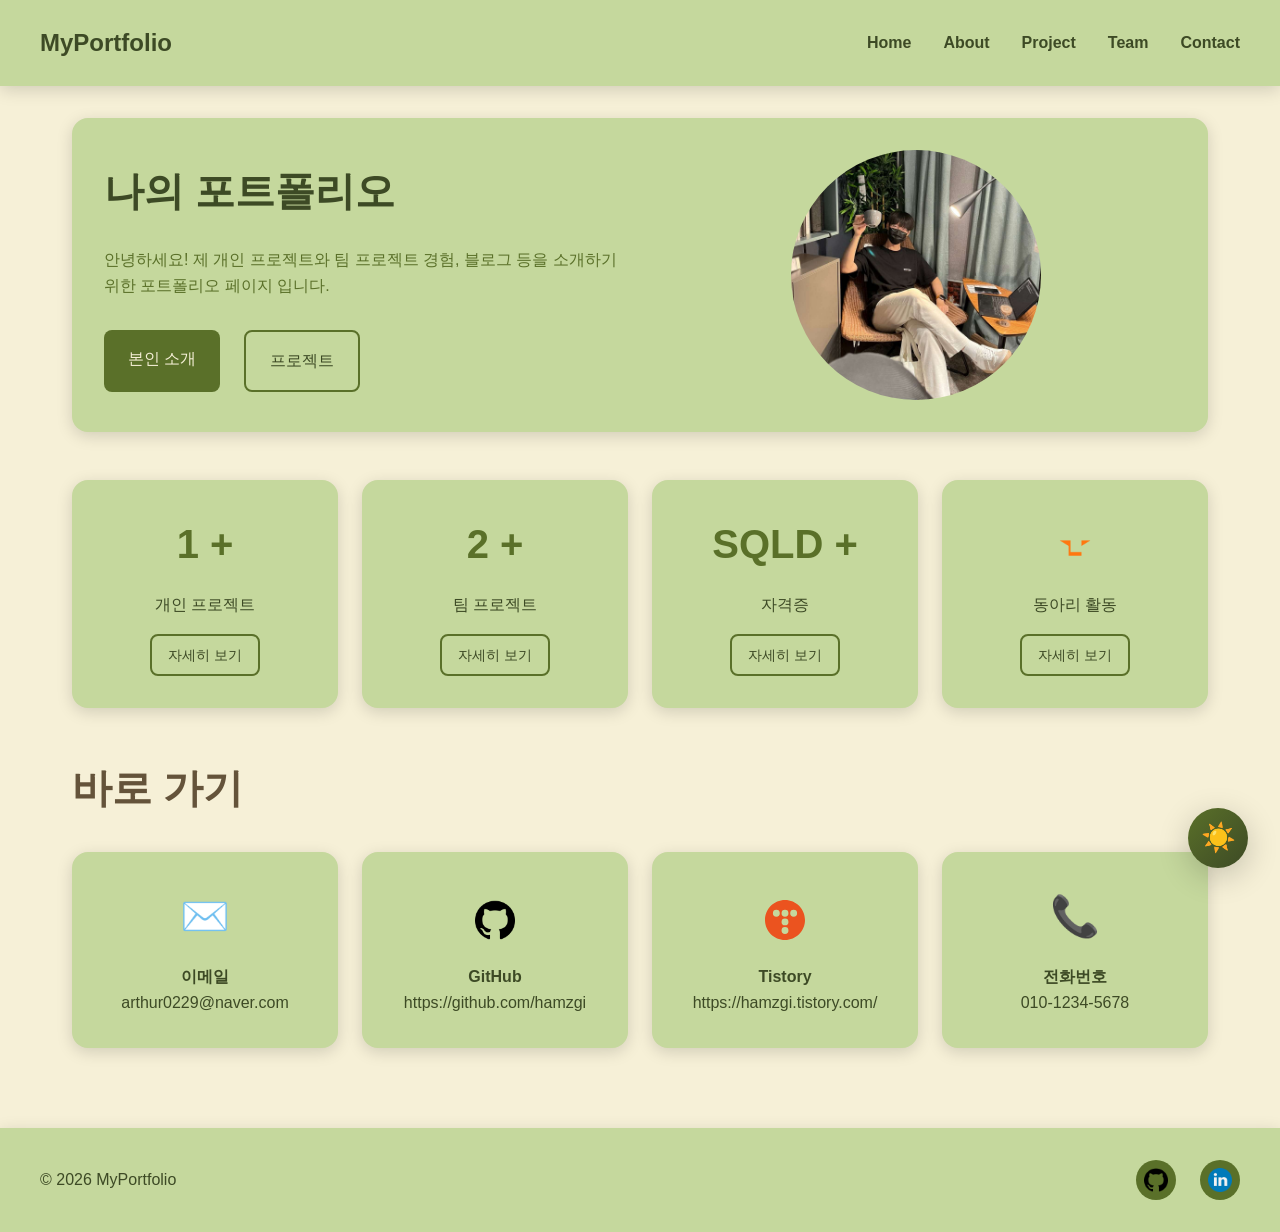
<file: index.html>
<!DOCTYPE html>
<html lang="ko">

<head>
  <meta charset="UTF-8">
  <meta name="viewport" content="width=device-width, initial-scale=1.0">
  <title>My Portfolio - Home</title>
  <link rel="stylesheet" href="style.css">
</head>

<body>
  <!-- Dark Mode Toggle (Checkbox Hack) -->
  <input type="checkbox" id="darkModeToggle">

  <!-- Floating Mode Toggle Button -->
  <label for="darkModeToggle" class="floating-toggle"></label>

  <!-- Navigation Bar -->
  <nav class="navbar">
    <div class="navbar-container">
      <a href="index.html" class="navbar-logo">MyPortfolio</a>
      <ul class="navbar-menu">
        <li><a href="index.html">Home</a></li>
        <li><a href="about.html">About</a></li>
        <li><a href="project.html">Project</a></li>
        <li><a href="team.html">Team</a></li>
        <li><a href="contact.html">Contact</a></li>
      </ul>
    </div>
  </nav>

  <!-- Main Content -->
  <main class="container">
    <!-- Hero Card -->
    <div class="card hero-card">
      <div class="hero-content">
        <h1 class="title">나의 포트폴리오</h1>
        <p>안녕하세요! 제 개인 프로젝트와 팀 프로젝트 경험, 블로그 등을 소개하기 위한 포트폴리오 페이지 입니다.</p>
        <div class="hero-buttons">
          <a href="about.html" class="btn btn-primary">본인 소개</a>
          <a href="project.html" class="btn btn-secondary">프로젝트</a>
        </div>
      </div>
      <div class="hero-avatar">
        <img src="img/itsme.jpg" alt="프로필 사진">
      </div>
    </div>

    <!-- Statistics Section -->
    <div class="stats-grid">
      <div class="stat-card">
        <div class="stat-number">1 +</div>
        <div class="stat-label mb-sm">개인 프로젝트</div>
        <a href="project.html" class="btn btn-secondary btn-small">자세히 보기</a>
      </div>
      <div class="stat-card">
        <div class="stat-number">2 +</div>
        <div class="stat-label mb-sm">팀 프로젝트</div>
        <a href="team.html" class="btn btn-secondary btn-small">자세히 보기</a>
      </div>
      <div class="stat-card">
        <div class="stat-number">SQLD +</div>
        <div class="stat-label mb-sm">자격증</div>
        <a href="about.html#certificates" class="btn btn-secondary btn-small">자세히 보기</a>
      </div>
      <div class="stat-card">
        <div class="stat-number">
          <img src="img/likelion.png" alt="멋쟁이사자처럼" style="height: 36px; object-fit: contain; vertical-align: middle;">
        </div>
        <div class="stat-label mb-sm">동아리 활동</div>
        <a href="about.html#clubs" class="btn btn-secondary btn-small">자세히 보기</a>
      </div>
    </div>

    <!-- Quick Links Section -->
    <h2 class="section-title">바로 가기</h2>
    <div class="quick-links">
      <a href="mailto:your-email@example.com" class="quick-link-card">
        <div class="quick-link-icon">✉️</div>
        <div class="quick-link-label">이메일</div>
        <p>arthur0229@naver.com</p>
      </a>
      <a href="https://github.com/hamzgi" target="_blank" class="quick-link-card">
        <div class="quick-link-icon">
          <img src="img/github.png" alt="GitHub" class="icon-img-md">
        </div>
        <div class="quick-link-label">GitHub</div>
        <p>https://github.com/hamzgi</p>
      </a>
      <a href="https://hamzgi.tistory.com/" target="_blank" class="quick-link-card">
        <div class="quick-link-icon">
          <img src="img/tistory.svg" alt="Tistory" class="icon-img-md">
        </div>
        <div class="quick-link-label">Tistory</div>
        <p>https://hamzgi.tistory.com/</p>
      </a>
      <a href="tel:+82123456789" class="quick-link-card">
        <div class="quick-link-icon">📞</div>
        <div class="quick-link-label">전화번호</div>
        <p>010-1234-5678</p>
      </a>
    </div>
  </main>

  <!-- Footer -->
  <footer>
    <div class="footer-container">
      <div class="footer-left">© 2026 MyPortfolio</div>
      <div class="footer-right">
        <a href="https://github.com/hamzgi" target="_blank" class="icon-button"><img src="img/github.png"
            alt="GitHub"></a>
        <a href="https://www.linkedin.com/in/%ED%98%95%EC%A7%84-%EB%B0%95-b14102368/" target="_blank"
          class="icon-button"><img src="img/linkedin.png" alt="LinkedIn"></a>
      </div>
    </div>
  </footer>

  <!-- Dark Mode Persistence Script -->
  <script src="script.js"></script>
</body>

</html>
</file>
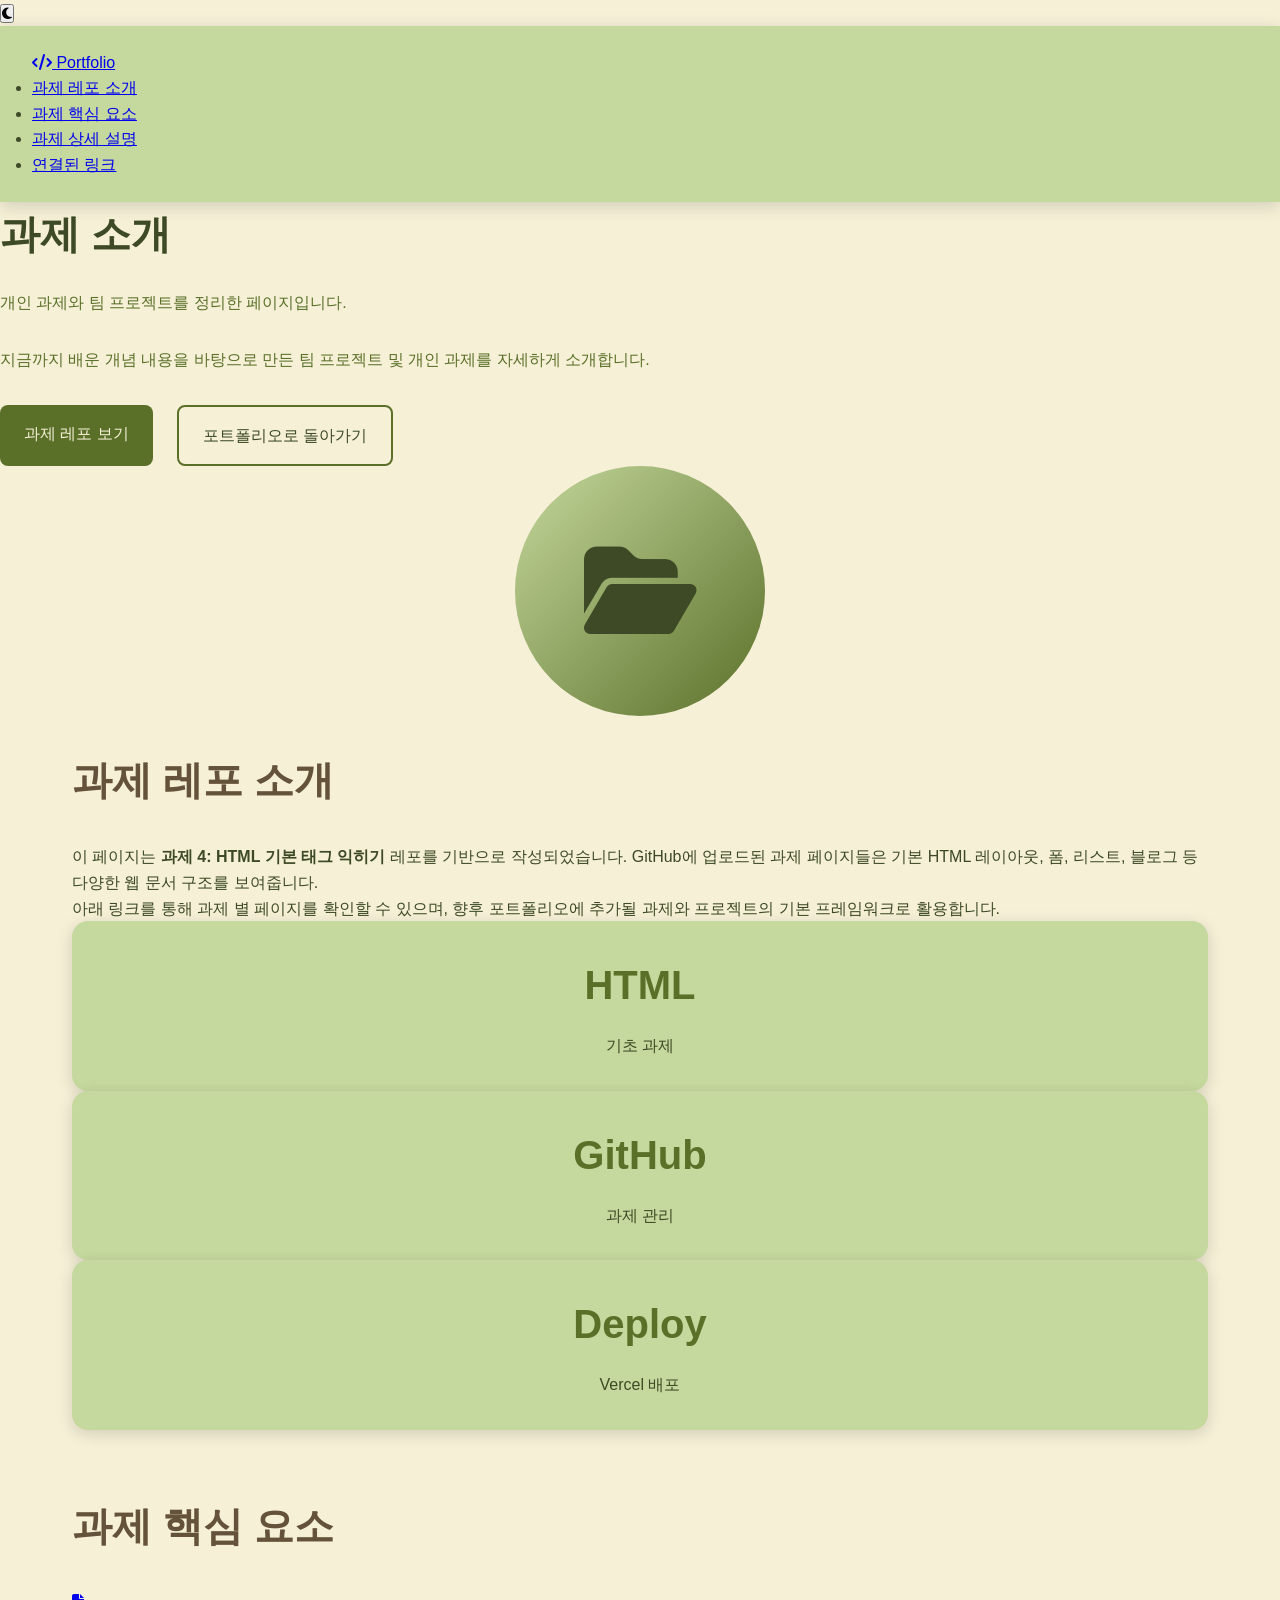
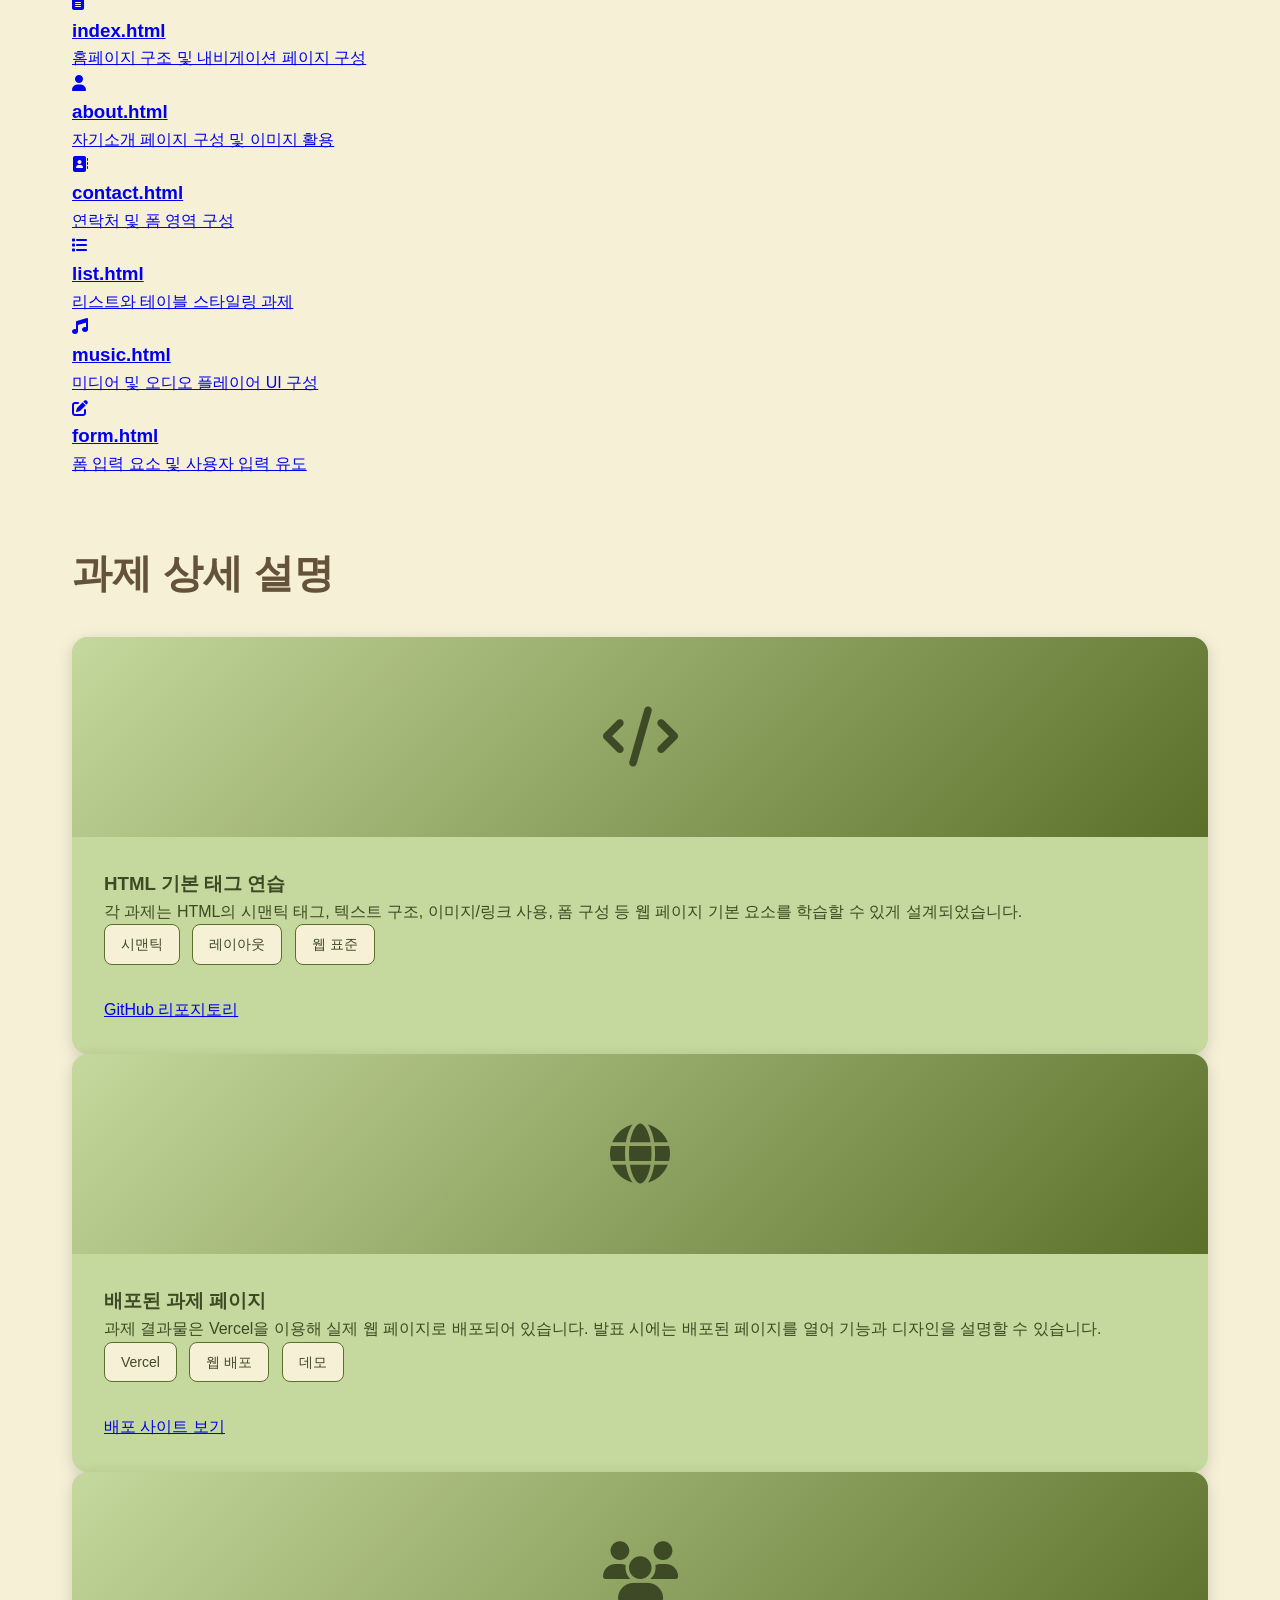
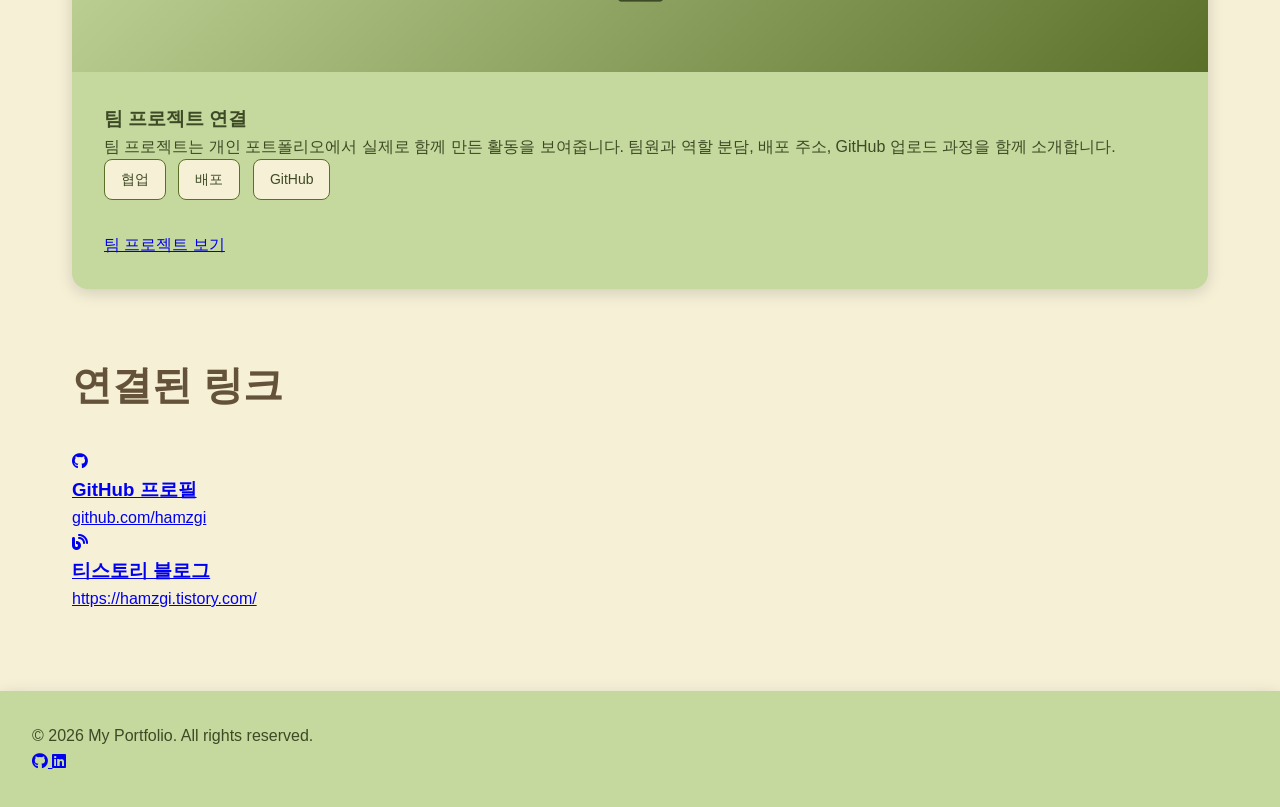
<file: assignments.html>
<!DOCTYPE html>
<html lang="ko">
<head>
    <meta charset="UTF-8">
    <meta name="viewport" content="width=device-width, initial-scale=1.0">
    <title>과제 소개 - 포트폴리오</title>

    <!-- Google Fonts -->
    <link href="https://fonts.googleapis.com/css2?family=Noto+Sans+KR:wght@400;500;700&family=Poppins:wght@400;600;700&display=swap" rel="stylesheet">
    
    <!-- Font Awesome -->
    <link rel="stylesheet" href="https://cdnjs.cloudflare.com/ajax/libs/font-awesome/6.4.0/css/all.min.css">
    
    <link rel="stylesheet" href="style.css">
</head>
<body>
    <button class="theme-toggle" id="themeToggle" aria-label="테마 전환">
        <i class="fas fa-moon"></i>
    </button>

    <header class="header">
        <nav class="navbar">
            <div class="nav-container">
                <a href="index.html" class="logo">
                    <i class="fas fa-code"></i> Portfolio
                </a>
                <ul class="nav-menu">
                    <li><a href="#repo" class="nav-link">과제 레포 소개</a></li>
                    <li><a href="#list" class="nav-link">과제 핵심 요소</a></li>
                    <li><a href="#details" class="nav-link">과제 상세 설명</a></li>
                    <li><a href="#links" class="nav-link">연결된 링크</a></li>
                </ul>
                <div class="hamburger" id="hamburger">
                    <span></span>
                    <span></span>
                    <span></span>
                </div>
            </div>
        </nav>
    </header>

    <main>
        <section class="hero" id="home">
            <div class="hero-content">
                <div class="hero-text">
                    <h1 class="hero-title">과제 소개</h1>
                    <p class="hero-subtitle">개인 과제와 팀 프로젝트를 정리한 페이지입니다.</p>
                    <p class="hero-description">
                        지금까지 배운 개념 내용을 바탕으로 만든
                        팀 프로젝트 및 개인 과제를 자세하게 소개합니다.
                    </p>
                    <div class="hero-buttons">
                        <a href="https://github.com/hamzgi/-4.-HTML-" target="_blank" rel="noopener noreferrer" class="btn btn-primary">과제 레포 보기</a>
                        <a href="index.html" class="btn btn-secondary">포트폴리오로 돌아가기</a>
                    </div>
                </div>
                <div class="hero-visual">
                    <div class="hero-avatar">
                        <i class="fas fa-folder-open"></i>
                    </div>
                </div>
            </div>
        </section>

        <section id="repo" class="about">
            <div class="container">
                <h2 class="section-title">과제 레포 소개</h2>
                <div class="about-content">
                    <div class="about-text">
                        <p>
                            이 페이지는 <strong>과제 4: HTML 기본 태그 익히기</strong> 레포를 기반으로 작성되었습니다.
                            GitHub에 업로드된 과제 페이지들은 기본 HTML 레이아웃, 폼, 리스트, 블로그 등 다양한 웹 문서 구조를 보여줍니다.
                        </p>
                        <p>
                            아래 링크를 통해 과제 별 페이지를 확인할 수 있으며, 
                            향후 포트폴리오에 추가될 과제와 프로젝트의 기본 프레임워크로 활용합니다.
                        </p>
                    </div>
                    <div class="about-stats">
                        <div class="stat-card">
                            <div class="stat-number">HTML</div>
                            <div class="stat-label">기초 과제</div>
                        </div>
                        <div class="stat-card">
                            <div class="stat-number">GitHub</div>
                            <div class="stat-label">과제 관리</div>
                        </div>
                        <div class="stat-card">
                            <div class="stat-number">Deploy</div>
                            <div class="stat-label">Vercel 배포</div>
                        </div>
                    </div>
                </div>
            </div>
        </section>

        <section id="list" class="skills">
            <div class="container">
                <h2 class="section-title">과제 핵심 요소</h2>
                <div class="skills-grid">
                    <a href="https://4-html-psi.vercel.app/" target="_blank" rel="noopener noreferrer" class="skill-card">
                        <div class="skill-icon">
                            <i class="fas fa-file-alt"></i>
                        </div>
                        <h3>index.html</h3>
                        <p>홈페이지 구조 및 내비게이션 페이지 구성</p>
                    </a>
                    <a href="https://4-html-psi.vercel.app/about.html" target="_blank" rel="noopener noreferrer" class="skill-card">
                        <div class="skill-icon">
                            <i class="fas fa-user"></i>
                        </div>
                        <h3>about.html</h3>
                        <p>자기소개 페이지 구성 및 이미지 활용</p>
                    </a>
                    <a href="https://4-html-psi.vercel.app/contact.html" target="_blank" rel="noopener noreferrer" class="skill-card">
                        <div class="skill-icon">
                            <i class="fas fa-address-book"></i>
                        </div>
                        <h3>contact.html</h3>
                        <p>연락처 및 폼 영역 구성</p>
                    </a>
                    <a href="https://4-html-psi.vercel.app/list.html" target="_blank" rel="noopener noreferrer" class="skill-card">
                        <div class="skill-icon">
                            <i class="fas fa-list"></i>
                        </div>
                        <h3>list.html</h3>
                        <p>리스트와 테이블 스타일링 과제</p>
                    </a>
                    <a href="https://4-html-psi.vercel.app/music.html" target="_blank" rel="noopener noreferrer" class="skill-card">
                        <div class="skill-icon">
                            <i class="fas fa-music"></i>
                        </div>
                        <h3>music.html</h3>
                        <p>미디어 및 오디오 플레이어 UI 구성</p>
                    </a>
                    <a href="https://4-html-psi.vercel.app/form.html" target="_blank" rel="noopener noreferrer" class="skill-card">
                        <div class="skill-icon">
                            <i class="fas fa-edit"></i>
                        </div>
                        <h3>form.html</h3>
                        <p>폼 입력 요소 및 사용자 입력 유도</p>
                    </a>
                </div>
            </div>
        </section>

        <section id="details" class="projects">
            <div class="container">
                <h2 class="section-title">과제 상세 설명</h2>
                <div class="projects-grid">
                    <div class="project-card">
                        <div class="project-image">
                            <i class="fas fa-code"></i>
                        </div>
                        <div class="project-content">
                            <h3>HTML 기본 태그 연습</h3>
                            <p>
                                각 과제는 HTML의 시맨틱 태그, 텍스트 구조, 이미지/링크 사용, 폼 구성 등 
                                웹 페이지 기본 요소를 학습할 수 있게 설계되었습니다.
                            </p>
                            <div class="project-tags">
                                <span class="tag">시맨틱</span>
                                <span class="tag">레이아웃</span>
                                <span class="tag">웹 표준</span>
                            </div>
                            <a href="https://github.com/hamzgi/-4.-HTML-/" target="_blank" rel="noopener noreferrer" class="project-link">GitHub 리포지토리</a>
                        </div>
                    </div>
                    <div class="project-card">
                        <div class="project-image">
                            <i class="fas fa-globe"></i>
                        </div>
                        <div class="project-content">
                            <h3>배포된 과제 페이지</h3>
                            <p>
                                과제 결과물은 Vercel을 이용해 실제 웹 페이지로 배포되어 있습니다. 
                                발표 시에는 배포된 페이지를 열어 기능과 디자인을 설명할 수 있습니다.
                            </p>
                            <div class="project-tags">
                                <span class="tag">Vercel</span>
                                <span class="tag">웹 배포</span>
                                <span class="tag">데모</span>
                            </div>
                            <a href="https://4-html-psi.vercel.app/" target="_blank" rel="noopener noreferrer" class="project-link">배포 사이트 보기</a>
                        </div>
                    </div>
                    <div class="project-card">
                        <div class="project-image">
                            <i class="fas fa-users"></i>
                        </div>
                        <div class="project-content">
                            <h3>팀 프로젝트 연결</h3>
                            <p>
                                팀 프로젝트는 개인 포트폴리오에서 실제로 함께 만든 활동을 보여줍니다.
                                팀원과 역할 분담, 배포 주소, GitHub 업로드 과정을 함께 소개합니다.
                            </p>
                            <div class="project-tags">
                                <span class="tag">협업</span>
                                <span class="tag">배포</span>
                                <span class="tag">GitHub</span>
                            </div>
                            <a href="index.html#projects" class="project-link">팀 프로젝트 보기</a>
                        </div>
                    </div>
                </div>
            </div>
        </section>

        <section id="links" class="contact">
            <div class="container">
                <h2 class="section-title">연결된 링크</h2>
                <div class="contact-methods">
                    <a href="https://github.com/hamzgi" target="_blank" rel="noopener noreferrer" class="contact-card">
                        <i class="fab fa-github"></i>
                        <h3>GitHub 프로필</h3>
                        <p>github.com/hamzgi</p>
                    </a>
                    <a href="https://hamzgi.tistory.com/" target="_blank" rel="noopener noreferrer" class="contact-card">
                        <i class="fas fa-blog"></i>
                        <h3>티스토리 블로그</h3>
                        <p>https://hamzgi.tistory.com/</p>
                    </a>
                </div>
            </div>
        </section>
    </main>

    <footer class="footer">
        <div class="footer-content">
            <p>&copy; 2026 My Portfolio. All rights reserved.</p>
            <div class="social-links">
                <a href="https://github.com/hamzgi" target="_blank" rel="noopener noreferrer" aria-label="GitHub">
                    <i class="fab fa-github"></i>
                </a>
                <a href="https://linkedin.com" target="_blank" rel="noopener noreferrer" aria-label="LinkedIn">
                    <i class="fab fa-linkedin"></i>
                </a>
            </div>
        </div>
    </footer>

    <script src="script.js"></script>
</body>
</html>
</file>
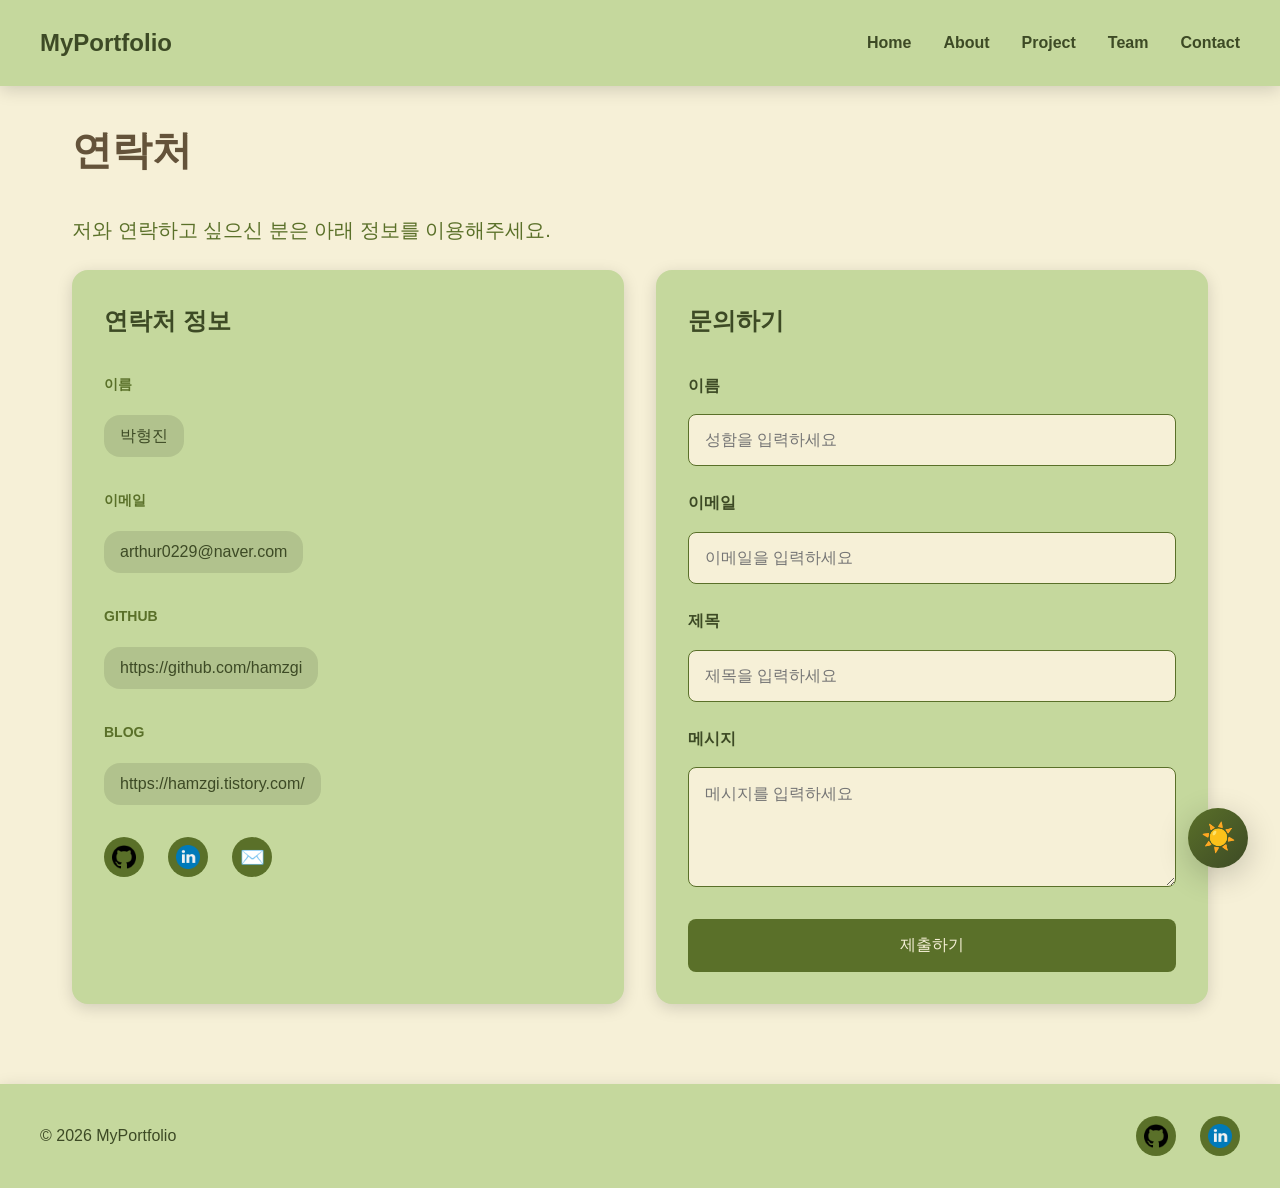
<file: contact.html>
<!DOCTYPE html>
<html lang="ko">
<head>
  <meta charset="UTF-8">
  <meta name="viewport" content="width=device-width, initial-scale=1.0">
  <title>My Portfolio - Contact</title>
  <link rel="stylesheet" href="style.css">
</head>
<body>
  <!-- Dark Mode Toggle (Checkbox Hack) -->
  <input type="checkbox" id="darkModeToggle">

  <!-- Floating Mode Toggle Button -->
  <label for="darkModeToggle" class="floating-toggle"></label>

  <!-- Navigation Bar -->
  <nav class="navbar">
    <div class="navbar-container">
      <a href="index.html" class="navbar-logo">MyPortfolio</a>
      <ul class="navbar-menu">
        <li><a href="index.html">Home</a></li>
        <li><a href="about.html">About</a></li>
        <li><a href="project.html">Project</a></li>
        <li><a href="team.html">Team</a></li>
        <li><a href="contact.html">Contact</a></li>
      </ul>
    </div>
  </nav>

  <!-- Main Content -->
  <main class="container">
    <h1 class="section-title">연락처</h1>
    <p class="section-subtitle">저와 연락하고 싶으신 분은 아래 정보를 이용해주세요.</p>

    <!-- Contact Container -->
    <div class="contact-container">
      <!-- Contact Info -->
      <div class="contact-info">
        <h2 style="margin-bottom: var(--spacing-lg); color: var(--text-primary);">연락처 정보</h2>
        
        <div class="contact-info-item">
          <div class="contact-info-label">이름</div>
          <div class="contact-info-value">박형진</div>
        </div>

        <div class="contact-info-item">
          <div class="contact-info-label">이메일</div>
          <a href="mailto:arthur0229@naver.com" class="contact-info-value">arthur0229@naver.com</a>
        </div>

        <div class="contact-info-item">
          <div class="contact-info-label">GitHub</div>
          <a href="https://github.com/hamzgi" target="_blank" class="contact-info-value">https://github.com/hamzgi</a>
        </div>

        <div class="contact-info-item">
          <div class="contact-info-label">Blog</div>
          <a href="https://hamzgi.tistory.com/" target="_blank" class="contact-info-value">https://hamzgi.tistory.com/</a>
        </div>

        <div class="contact-socials">
          <a href="https://github.com/hamzgi" target="_blank" class="icon-button"><img src="img/github.png" alt="GitHub"></a>
          <a href="https://www.linkedin.com/in/%ED%98%95%EC%A7%84-%EB%B0%95-b14102368/" target="_blank" class="icon-button"><img src="img/linkedin.png" alt="LinkedIn"></a>
          <a href="mailto:arthur0229@naver.com" class="icon-button">✉️</a>
        </div>
      </div>

      <!-- Contact Form -->
      <div class="contact-form">
        <h2 style="margin-bottom: var(--spacing-lg); color: var(--text-primary);">문의하기</h2>
        
        <form>
          <div class="contact-field">
            <label for="name">이름</label>
            <input type="text" id="name" name="name" placeholder="성함을 입력하세요" required>
          </div>

          <div class="contact-field">
            <label for="email">이메일</label>
            <input type="email" id="email" name="email" placeholder="이메일을 입력하세요" required>
          </div>

          <div class="contact-field">
            <label for="subject">제목</label>
            <input type="text" id="subject" name="subject" placeholder="제목을 입력하세요" required>
          </div>

          <div class="contact-field">
            <label for="message">메시지</label>
            <textarea id="message" name="message" placeholder="메시지를 입력하세요" required></textarea>
          </div>

          <button type="submit" class="btn btn-primary" style="width: 100%; text-align: center;">제출하기</button>
        </form>
      </div>
    </div>
  </main>

  <!-- Footer -->
  <footer>
    <div class="footer-container">
      <div class="footer-left">© 2026 MyPortfolio</div>
      <div class="footer-right">
        <a href="https://github.com/hamzgi" target="_blank" class="icon-button"><img src="img/github.png" alt="GitHub"></a>
        <a href="https://www.linkedin.com/in/%ED%98%95%EC%A7%84-%EB%B0%95-b14102368/" target="_blank" class="icon-button"><img src="img/linkedin.png" alt="LinkedIn"></a>
      </div>
    </div>
  </footer>

  <!-- Dark Mode Persistence Script -->
  <script src="script.js"></script>
</body>
</html>
</file>
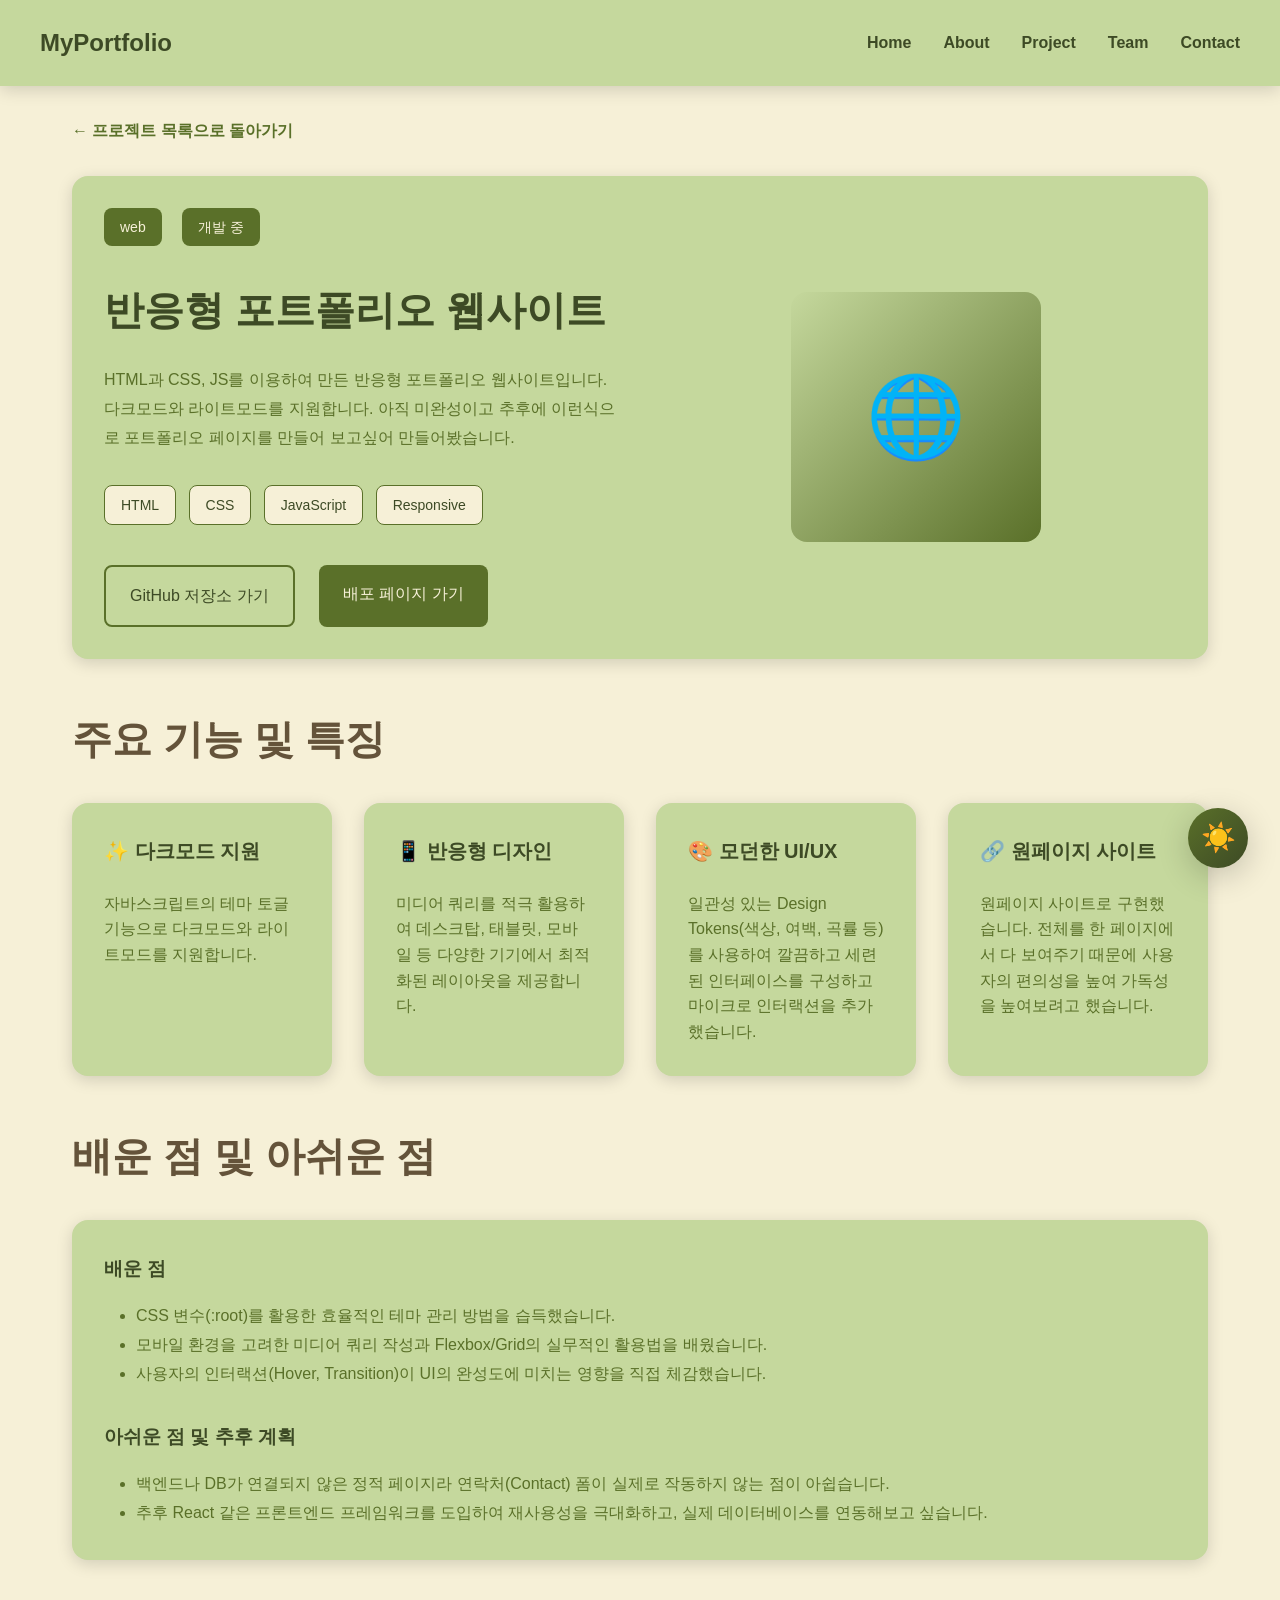
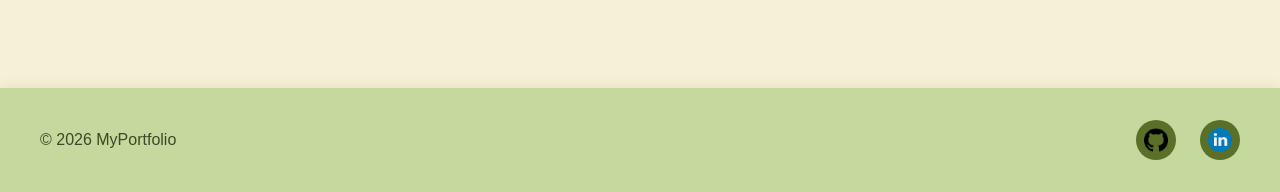
<file: project-detail1.html>
<!DOCTYPE html>
<html lang="ko">

<head>
  <meta charset="UTF-8">
  <meta name="viewport" content="width=device-width, initial-scale=1.0">
  <title>My Portfolio - Project Details</title>
  <link rel="stylesheet" href="style.css">
</head>

<body>
  <!-- Dark Mode Toggle (Checkbox Hack) -->
  <input type="checkbox" id="darkModeToggle">

  <!-- Floating Mode Toggle Button -->
  <label for="darkModeToggle" class="floating-toggle"></label>

  <!-- Navigation Bar -->
  <nav class="navbar">
    <div class="navbar-container">
      <a href="index.html" class="navbar-logo">MyPortfolio</a>
      <ul class="navbar-menu">
        <li><a href="index.html">Home</a></li>
        <li><a href="about.html">About</a></li>
        <li><a href="project.html">Project</a></li>
        <li><a href="team.html">Team</a></li>
        <li><a href="contact.html">Contact</a></li>
      </ul>
    </div>
  </nav>

  <!-- Main Content -->
  <main class="container">
    <a href="project.html"
      style="display: inline-block; margin-bottom: var(--spacing-lg); color: var(--text-secondary); text-decoration: none; font-weight: 600;">←
      프로젝트 목록으로 돌아가기</a>

    <!-- Hero Card -->
    <div class="card hero-card" style="margin-bottom: var(--spacing-xl);">
      <div class="hero-content">
        <div class="project-badges" style="margin-bottom: var(--spacing-sm);">
          <span class="badge">web</span>
          <span class="badge">개발 중</span>
        </div>
        <h1 class="title"
          style="margin-bottom: var(--spacing-md); color: var(--text-primary); font-size: var(--font-size-2xl);">반응형
          포트폴리오 웹사이트</h1>
        <p style="color: var(--text-secondary); line-height: 1.8; margin-bottom: var(--spacing-lg);">
          HTML과 CSS, JS를 이용하여 만든 반응형 포트폴리오 웹사이트입니다. 다크모드와 라이트모드를 지원합니다.
          아직 미완성이고 추후에 이런식으로 포트폴리오 페이지를 만들어 보고싶어 만들어봤습니다.
        </p>
        <div class="project-tags" style="margin-bottom: var(--spacing-lg);">
          <span class="tag">HTML</span>
          <span class="tag">CSS</span>
          <span class="tag">JavaScript</span>
          <span class="tag">Responsive</span>
        </div>
        <div class="hero-buttons">
          <a href="https://github.com/hamzgi/v.2myportfolio" target="_blank" class="btn btn-secondary">GitHub 저장소 가기</a>
          <a href="https://v-2myportfolio-6hrgl6uc4-hamzgis-projects.vercel.app/" target="_blank"
            class="btn btn-primary">배포 페이지 가기</a>
        </div>
      </div>
      <div class="hero-avatar" style="border-radius: var(--radius-md); font-size: 80px;">
        🌐
      </div>
    </div>

    <!-- Project Features -->
    <h2 class="section-title">주요 기능 및 특징</h2>
    <div class="team-info-grid" style="margin-bottom: var(--spacing-xl);">
      <div class="team-info-card">
        <h3 class="team-info-title">✨ 다크모드 지원</h3>
        <p class="team-info-content">
          자바스크립트의 테마 토글 기능으로 다크모드와 라이트모드를 지원합니다.
        </p>
      </div>
      <div class="team-info-card">
        <h3 class="team-info-title">📱 반응형 디자인</h3>
        <p class="team-info-content">
          미디어 쿼리를 적극 활용하여 데스크탑, 태블릿, 모바일 등 다양한 기기에서 최적화된 레이아웃을 제공합니다.
        </p>
      </div>
      <div class="team-info-card">
        <h3 class="team-info-title">🎨 모던한 UI/UX</h3>
        <p class="team-info-content">
          일관성 있는 Design Tokens(색상, 여백, 곡률 등)를 사용하여 깔끔하고 세련된 인터페이스를 구성하고 마이크로 인터랙션을 추가했습니다.
        </p>
      </div>
      <div class="team-info-card">
        <h3 class="team-info-title">🔗 원페이지 사이트</h3>
        <p class="team-info-content">
          원페이지 사이트로 구현했습니다. 전체를 한 페이지에서 다 보여주기 때문에 사용자의 편의성을 높여
          가독성을 높여보려고 했습니다.
        </p>
      </div>
    </div>

    <!-- Project Learnings -->
    <h2 class="section-title">배운 점 및 아쉬운 점</h2>
    <div class="card" style="margin-bottom: var(--spacing-xl); line-height: 1.8;">
      <h3 style="margin-bottom: var(--spacing-sm); color: var(--text-primary);">배운 점</h3>
      <ul style="margin-left: var(--spacing-lg); margin-bottom: var(--spacing-lg); color: var(--text-secondary);">
        <li>CSS 변수(:root)를 활용한 효율적인 테마 관리 방법을 습득했습니다.</li>
        <li>모바일 환경을 고려한 미디어 쿼리 작성과 Flexbox/Grid의 실무적인 활용법을 배웠습니다.</li>
        <li>사용자의 인터랙션(Hover, Transition)이 UI의 완성도에 미치는 영향을 직접 체감했습니다.</li>
      </ul>

      <h3 style="margin-bottom: var(--spacing-sm); color: var(--text-primary);">아쉬운 점 및 추후 계획</h3>
      <ul style="margin-left: var(--spacing-lg); color: var(--text-secondary);">
        <li>백엔드나 DB가 연결되지 않은 정적 페이지라 연락처(Contact) 폼이 실제로 작동하지 않는 점이 아쉽습니다.</li>
        <li>추후 React 같은 프론트엔드 프레임워크를 도입하여 재사용성을 극대화하고, 실제 데이터베이스를 연동해보고 싶습니다.</li>
      </ul>
    </div>
  </main>

  <!-- Footer -->
  <footer>
    <div class="footer-container">
      <div class="footer-left">© 2026 MyPortfolio</div>
      <div class="footer-right">
        <a href="https://github.com/hamzgi" target="_blank" class="icon-button"><img src="img/github.png"
            alt="GitHub"></a>
        <a href="https://www.linkedin.com/in/%ED%98%95%EC%A7%84-%EB%B0%95-b14102368/" target="_blank"
          class="icon-button"><img src="img/linkedin.png" alt="LinkedIn"></a>
      </div>
    </div>
  </footer>

  <!-- Dark Mode Persistence Script -->
  <script src="script.js"></script>
</body>

</html>
</file>
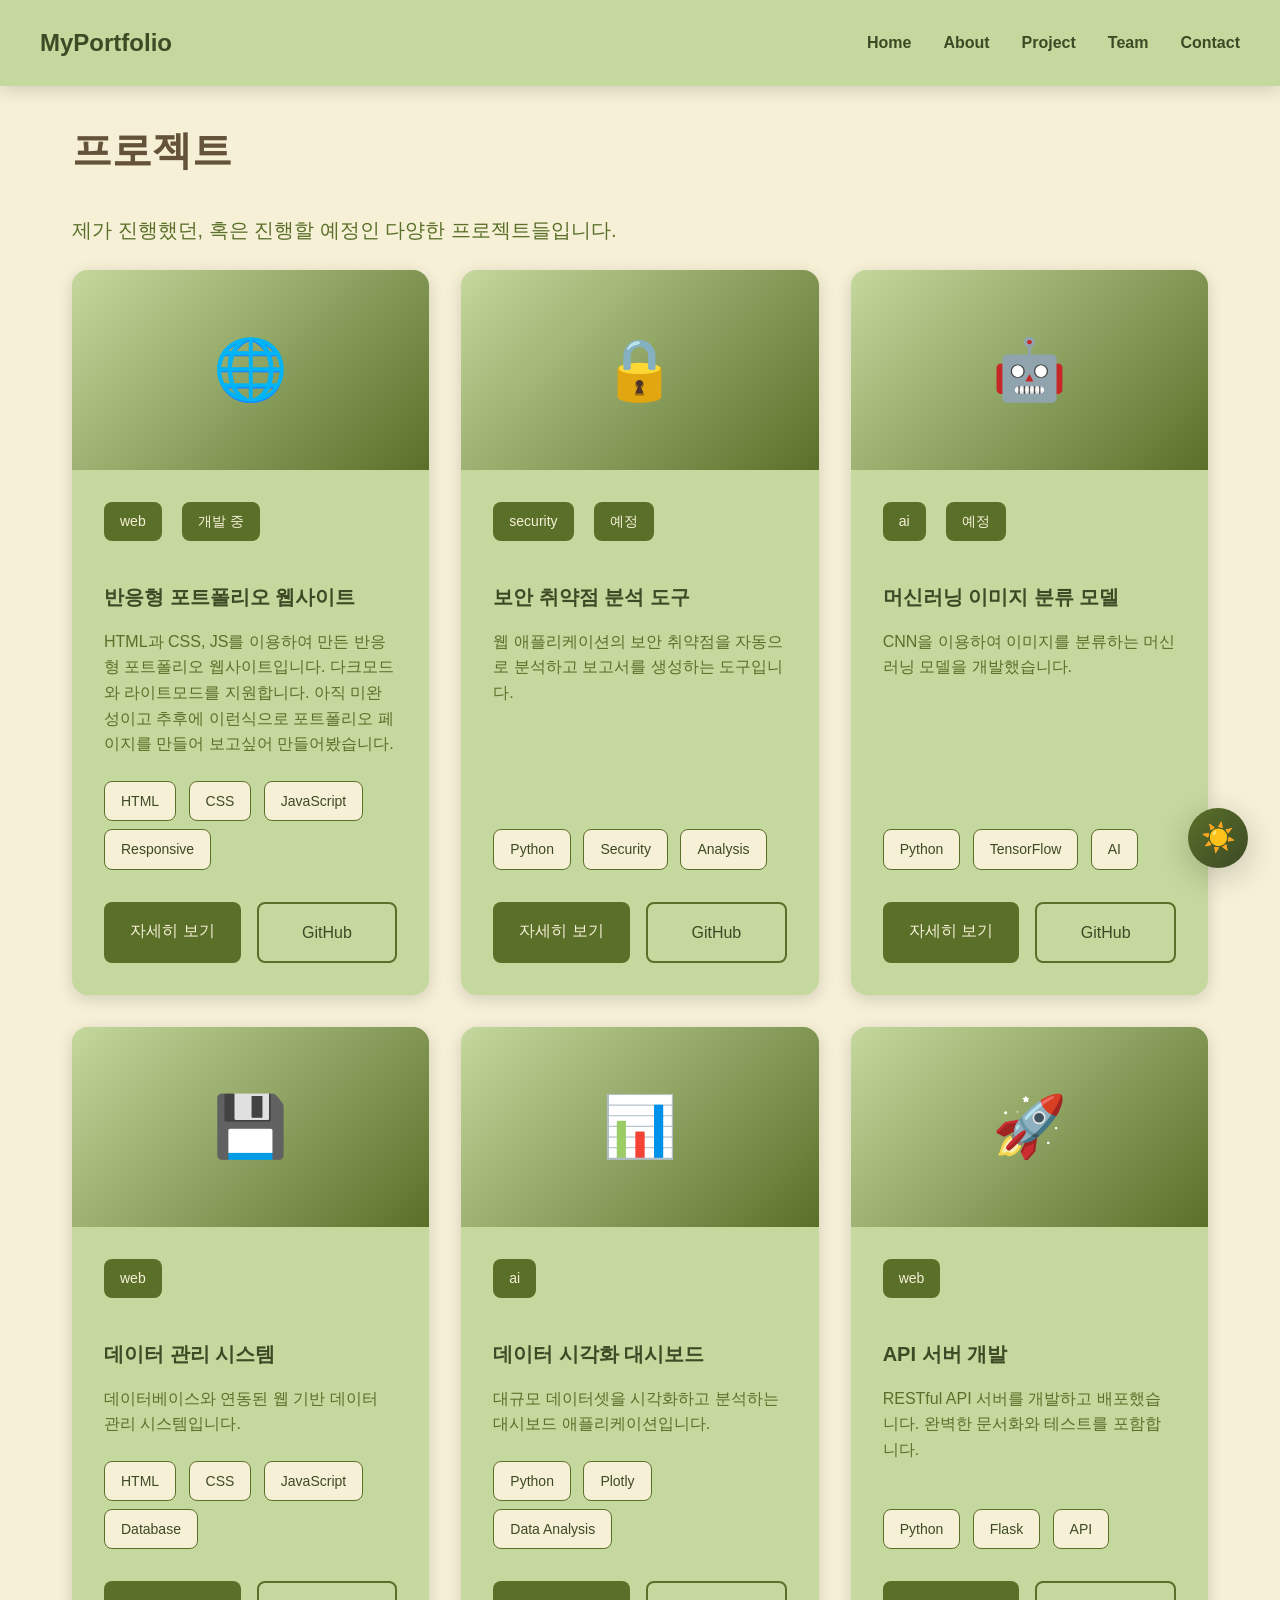
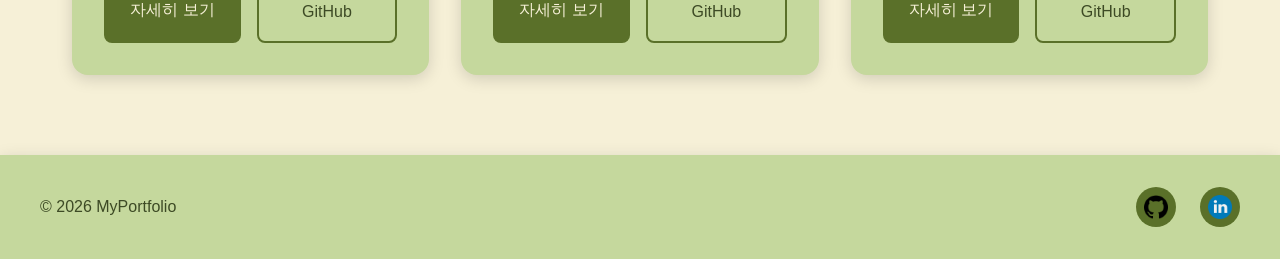
<file: project.html>
<!DOCTYPE html>
<html lang="ko">

<head>
  <meta charset="UTF-8">
  <meta name="viewport" content="width=device-width, initial-scale=1.0">
  <title>My Portfolio - Projects</title>
  <link rel="stylesheet" href="style.css">
</head>

<body>
  <!-- Dark Mode Toggle (Checkbox Hack) -->
  <input type="checkbox" id="darkModeToggle">

  <!-- Floating Mode Toggle Button -->
  <label for="darkModeToggle" class="floating-toggle"></label>

  <!-- Navigation Bar -->
  <nav class="navbar">
    <div class="navbar-container">
      <a href="index.html" class="navbar-logo">MyPortfolio</a>
      <ul class="navbar-menu">
        <li><a href="index.html">Home</a></li>
        <li><a href="about.html">About</a></li>
        <li><a href="project.html">Project</a></li>
        <li><a href="team.html">Team</a></li>
        <li><a href="contact.html">Contact</a></li>
      </ul>
    </div>
  </nav>

  <!-- Main Content -->
  <main class="container">
    <h1 class="section-title">프로젝트</h1>
    <p class="section-subtitle">제가 진행했던, 혹은 진행할 예정인 다양한 프로젝트들입니다.</p>

    <!-- Project Grid -->
    <div class="project-grid">
      <!-- Project 1 -->
      <div class="project-card">
        <div class="project-image">🌐</div>
        <div class="project-content">
          <div class="project-badges">
            <span class="badge">web</span>
            <span class="badge">개발 중</span>
          </div>
          <h3 class="project-title">반응형 포트폴리오 웹사이트</h3>
          <p class="project-description">HTML과 CSS, JS를 이용하여 만든 반응형 포트폴리오 웹사이트입니다. 다크모드와 라이트모드를 지원합니다. 아직 미완성이고 추후에
            이런식으로 포트폴리오 페이지를 만들어 보고싶어 만들어봤습니다.</p>
          <div class="project-tags">
            <span class="tag">HTML</span>
            <span class="tag">CSS</span>
            <span class="tag">JavaScript</span>
            <span class="tag">Responsive</span>
          </div>
          <div class="project-buttons">
            <a href="project-detail1.html" class="btn btn-primary">자세히 보기</a>
            <a href="https://github.com" target="_blank" class="btn btn-secondary">GitHub</a>
          </div>
        </div>
      </div>

      <!-- Project 2 -->
      <div class="project-card">
        <div class="project-image">🔒</div>
        <div class="project-content">
          <div class="project-badges">
            <span class="badge">security</span>
            <span class="badge">예정</span>
          </div>
          <h3 class="project-title">보안 취약점 분석 도구</h3>
          <p class="project-description">웹 애플리케이션의 보안 취약점을 자동으로 분석하고 보고서를 생성하는 도구입니다.</p>
          <div class="project-tags">
            <span class="tag">Python</span>
            <span class="tag">Security</span>
            <span class="tag">Analysis</span>
          </div>
          <div class="project-buttons">
            <a href="#" class="btn btn-primary">자세히 보기</a>
            <a href="https://github.com" target="_blank" class="btn btn-secondary">GitHub</a>
          </div>
        </div>
      </div>

      <!-- Project 3 -->
      <div class="project-card">
        <div class="project-image">🤖</div>
        <div class="project-content">
          <div class="project-badges">
            <span class="badge">ai</span>
            <span class="badge">예정</span>
          </div>
          <h3 class="project-title">머신러닝 이미지 분류 모델</h3>
          <p class="project-description">CNN을 이용하여 이미지를 분류하는 머신러닝 모델을 개발했습니다.</p>
          <div class="project-tags">
            <span class="tag">Python</span>
            <span class="tag">TensorFlow</span>
            <span class="tag">AI</span>
          </div>
          <div class="project-buttons">
            <a href="#" class="btn btn-primary">자세히 보기</a>
            <a href="https://github.com" target="_blank" class="btn btn-secondary">GitHub</a>
          </div>
        </div>
      </div>

      <!-- Project 4 -->
      <div class="project-card">
        <div class="project-image">💾</div>
        <div class="project-content">
          <div class="project-badges">
            <span class="badge">web</span>
          </div>
          <h3 class="project-title">데이터 관리 시스템</h3>
          <p class="project-description">데이터베이스와 연동된 웹 기반 데이터 관리 시스템입니다.</p>
          <div class="project-tags">
            <span class="tag">HTML</span>
            <span class="tag">CSS</span>
            <span class="tag">JavaScript</span>
            <span class="tag">Database</span>
          </div>
          <div class="project-buttons">
            <a href="#" class="btn btn-primary">자세히 보기</a>
            <a href="https://github.com" target="_blank" class="btn btn-secondary">GitHub</a>
          </div>
        </div>
      </div>

      <!-- Project 5 -->
      <div class="project-card">
        <div class="project-image">📊</div>
        <div class="project-content">
          <div class="project-badges">
            <span class="badge">ai</span>
          </div>
          <h3 class="project-title">데이터 시각화 대시보드</h3>
          <p class="project-description">대규모 데이터셋을 시각화하고 분석하는 대시보드 애플리케이션입니다.</p>
          <div class="project-tags">
            <span class="tag">Python</span>
            <span class="tag">Plotly</span>
            <span class="tag">Data Analysis</span>
          </div>
          <div class="project-buttons">
            <a href="#" class="btn btn-primary">자세히 보기</a>
            <a href="https://github.com" target="_blank" class="btn btn-secondary">GitHub</a>
          </div>
        </div>
      </div>

      <!-- Project 6 -->
      <div class="project-card">
        <div class="project-image">🚀</div>
        <div class="project-content">
          <div class="project-badges">
            <span class="badge">web</span>
          </div>
          <h3 class="project-title">API 서버 개발</h3>
          <p class="project-description">RESTful API 서버를 개발하고 배포했습니다. 완벽한 문서화와 테스트를 포함합니다.</p>
          <div class="project-tags">
            <span class="tag">Python</span>
            <span class="tag">Flask</span>
            <span class="tag">API</span>
          </div>
          <div class="project-buttons">
            <a href="#" class="btn btn-primary">자세히 보기</a>
            <a href="https://github.com" target="_blank" class="btn btn-secondary">GitHub</a>
          </div>
        </div>
      </div>
    </div>
  </main>

  <!-- Footer -->
  <footer>
    <div class="footer-container">
      <div class="footer-left">© 2026 MyPortfolio</div>
      <div class="footer-right">
        <a href="https://github.com/hamzgi" target="_blank" class="icon-button"><img src="img/github.png"
            alt="GitHub"></a>
        <a href="https://www.linkedin.com/in/%ED%98%95%EC%A7%84-%EB%B0%95-b14102368/" target="_blank"
          class="icon-button"><img src="img/linkedin.png" alt="LinkedIn"></a>
      </div>
    </div>
  </footer>

  <!-- Dark Mode Persistence Script -->
  <script src="script.js"></script>
</body>

</html>
</file>
<file: style.css>
/* =============================================
   DESIGN TOKENS & CSS VARIABLES
   ============================================= */

:root {
  /* Light Mode Colors */
  --light-bg-primary: #f6f0d7;
  --light-bg-secondary: #c5d89d;
  --light-text-primary: #3d4a25;
  --light-text-secondary: #5a7029;

  /* Dark Mode Colors */
  --dark-bg-primary: #222831;
  --dark-bg-secondary: #393e46;
  --dark-text-primary: #E8DCC3;
  --dark-text-secondary: #C4A575;

  /* Mode Active */
  --bg-primary: var(--light-bg-primary);
  --bg-secondary: var(--light-bg-secondary);
  --text-primary: var(--light-text-primary);
  --text-secondary: var(--light-text-secondary);
  --hero-title-color: var(--light-text-primary);

  /* Spacing */
  --spacing-xs: 0.5rem;
  --spacing-sm: 1rem;
  --spacing-md: 1.5rem;
  --spacing-lg: 2rem;
  --spacing-xl: 3rem;

  /* Border Radius */
  --radius-sm: 8px;
  --radius-md: 16px;
  --radius-lg: 24px;
  --radius-full: 50%;

  /* Shadow */
  --shadow-sm: 0 2px 8px rgba(0, 0, 0, 0.1);
  --shadow-md: 0 4px 16px rgba(0, 0, 0, 0.15);
  --shadow-lg: 0 8px 32px rgba(0, 0, 0, 0.2);

  /* Typography */
  --font-family: 'Segoe UI', Tahoma, Geneva, Verdana, sans-serif;
  --font-size-xs: 0.875rem;
  --font-size-sm: 1rem;
  --font-size-md: 1.25rem;
  --font-size-lg: 1.5rem;
  --font-size-xl: 2rem;
  --font-size-2xl: 2.5rem;
}

/* Dark mode toggle using checkbox hack */
#darkModeToggle:checked~* {
  --bg-primary: var(--dark-bg-primary);
  --bg-secondary: var(--dark-bg-secondary);
  --text-primary: var(--dark-text-primary);
  --text-secondary: var(--dark-text-secondary);
  --hero-title-color: #64533a;
}

/* =============================================
   RESET & BASE STYLES
   ============================================= */

* {
  margin: 0;
  padding: 0;
  box-sizing: border-box;
}

html {
  scroll-behavior: smooth;
}

body {
  font-family: var(--font-family);
  background-color: var(--bg-primary);
  color: var(--text-primary);
  transition: background-color 0.3s ease, color 0.3s ease;
  line-height: 1.6;
}

/* =============================================
   DARK MODE TOGGLE CHECKBOX (HIDDEN)
   ============================================= */

#darkModeToggle {
  display: none;
}

/* =============================================
   NAVBAR
   ============================================= */

.navbar {
  background-color: var(--bg-secondary);
  padding: var(--spacing-md) var(--spacing-lg);
  box-shadow: var(--shadow-md);
  position: sticky;
  top: 0;
  z-index: 100;
  transition: background-color 0.3s ease;
}

.navbar-container {
  max-width: 1200px;
  margin: 0 auto;
  display: flex;
  justify-content: space-between;
  align-items: center;
}

.navbar-logo {
  font-size: var(--font-size-lg);
  font-weight: bold;
  color: var(--text-primary);
  text-decoration: none;
  transition: transform 0.3s ease, color 0.3s ease;
  display: inline-block;
}

.navbar-logo:hover {
  transform: scale(1.05);
  color: var(--text-secondary);
}

.navbar-menu {
  display: flex;
  list-style: none;
  gap: var(--spacing-lg);
  align-items: center;
}

.navbar-menu a {
  color: var(--text-primary);
  text-decoration: none;
  font-size: var(--font-size-sm);
  font-weight: 600;
  position: relative;
  display: inline-block;
  padding: 4px 0;
  transition: color 0.3s ease, transform 0.3s ease;
}

.navbar-menu a::after {
  content: '';
  position: absolute;
  width: 0%;
  height: 2px;
  bottom: 0;
  left: 50%;
  background-color: var(--text-secondary);
  transition: all 0.3s ease;
  transform: translateX(-50%);
  border-radius: 2px;
}

.navbar-menu a:hover {
  color: var(--text-secondary);
  transform: translateY(-2px);
}

.navbar-menu a:hover::after {
  width: 100%;
}

/* =============================================
   FLOATING MODE TOGGLE BUTTON
   ============================================= */

.floating-toggle {
  position: fixed;
  bottom: 2rem;
  right: 2rem;
  width: 60px;
  height: 60px;
  background: linear-gradient(135deg, var(--text-secondary), var(--text-primary));
  border: none;
  border-radius: var(--radius-full);
  cursor: pointer;
  display: flex;
  align-items: center;
  justify-content: center;
  font-size: 28px;
  box-shadow: var(--shadow-lg);
  transition: all 0.3s ease;
  z-index: 999;
  font-size: 0;
}

.floating-toggle::after {
  content: '☀️';
  font-size: 28px;
  transition: all 0.3s ease;
}

#darkModeToggle:checked~.floating-toggle::after {
  content: '🌙';
}

.floating-toggle:hover {
  transform: scale(1.1);
  box-shadow: 0 8px 32px rgba(0, 0, 0, 0.3);
}

.floating-toggle:active {
  transform: scale(0.95);
}

/* =============================================
   MAIN CONTAINER
   ============================================= */

.container {
  max-width: 1200px;
  margin: 0 auto;
  padding: var(--spacing-lg);
}

/* =============================================
   CARD STYLES
   ============================================= */

.card {
  background-color: var(--bg-secondary);
  border-radius: var(--radius-md);
  padding: var(--spacing-lg);
  box-shadow: var(--shadow-md);
  transition: transform 0.3s ease, box-shadow 0.3s ease;
}

.card:hover {
  transform: translateY(-4px);
  box-shadow: var(--shadow-lg);
}

/* =============================================
   BUTTON STYLES
   ============================================= */

.btn {
  padding: var(--spacing-sm) var(--spacing-md);
  border: none;
  border-radius: var(--radius-sm);
  font-size: var(--font-size-sm);
  cursor: pointer;
  transition: all 0.3s ease;
  text-decoration: none;
  display: inline-block;
  font-family: var(--font-family);
}

.btn-primary {
  background-color: var(--text-secondary);
  color: var(--bg-primary);
}

.btn-primary:hover {
  opacity: 0.9;
  transform: translateY(-2px);
  box-shadow: var(--shadow-md);
}

.btn-secondary {
  background-color: transparent;
  color: var(--text-primary);
  border: 2px solid var(--text-secondary);
}

.btn-secondary:hover {
  background-color: var(--text-secondary);
  color: var(--bg-primary);
}

/* =============================================
   BADGE STYLES
   ============================================= */

.badge {
  display: inline-block;
  background-color: var(--text-secondary);
  color: var(--bg-primary);
  padding: var(--spacing-xs) var(--spacing-sm);
  border-radius: var(--radius-sm);
  font-size: var(--font-size-xs);
  margin-right: var(--spacing-sm);
  margin-bottom: var(--spacing-sm);
}

/* =============================================
   TAG STYLES
   ============================================= */

.tag {
  display: inline-block;
  background-color: var(--bg-primary);
  color: var(--text-primary);
  padding: var(--spacing-xs) var(--spacing-sm);
  border-radius: var(--radius-sm);
  font-size: var(--font-size-xs);
  margin-right: var(--spacing-xs);
  margin-bottom: var(--spacing-xs);
  border: 1px solid var(--text-secondary);
}

/* =============================================
   SECTION STYLES
   ============================================= */

.section-title {
  font-size: var(--font-size-2xl);
  font-weight: bold;
  margin-bottom: var(--spacing-lg);
  color: #64533a;
}

.section-subtitle {
  font-size: var(--font-size-md);
  color: var(--text-secondary);
  margin-bottom: var(--spacing-md);
}

.video-card {
  padding: var(--spacing-lg);
}

.video-embed {
  position: relative;
  width: 100%;
  padding-bottom: 56.25%;
  overflow: hidden;
  border-radius: var(--radius-md);
  background-color: #000;
}

.video-embed iframe {
  position: absolute;
  top: 0;
  left: 0;
  width: 100%;
  height: 100%;
  border: 0;
}

/* =============================================
   FOOTER
   ============================================= */

footer {
  background-color: var(--bg-secondary);
  padding: var(--spacing-lg);
  margin-top: var(--spacing-xl);
  box-shadow: var(--shadow-md);
  transition: background-color 0.3s ease;
}

.footer-container {
  max-width: 1200px;
  margin: 0 auto;
  display: flex;
  justify-content: space-between;
  align-items: center;
}

.footer-left {
  color: var(--text-primary);
  font-size: var(--font-size-sm);
}

.footer-right {
  display: flex;
  gap: var(--spacing-md);
}

.icon-button {
  width: 40px;
  height: 40px;
  border-radius: var(--radius-full);
  background-color: var(--text-secondary);
  color: var(--bg-primary);
  border: none;
  cursor: pointer;
  display: flex;
  align-items: center;
  justify-content: center;
  font-size: 20px;
  transition: all 0.3s ease;
  text-decoration: none;
  border-radius: 50%;
  overflow: hidden;
}

.icon-button:hover {
  transform: scale(1.1);
  box-shadow: var(--shadow-md);
}

.icon-button img {
  width: 60%;
  height: 60%;
  object-fit: contain;
}

/* =============================================
   HOME PAGE STYLES
   ============================================= */

.hero-card {
  display: grid;
  grid-template-columns: 1fr 1fr;
  align-items: center;
  gap: var(--spacing-lg);
  margin-bottom: var(--spacing-xl);
}

.hero-content h1 {
  font-size: var(--font-size-2xl);
  margin-bottom: var(--spacing-md);
  color: var(--hero-title-color);
}

.hero-content p {
  font-size: var(--font-size-sm);
  margin-bottom: var(--spacing-lg);
  color: var(--text-secondary);
}

.hero-buttons {
  display: flex;
  gap: var(--spacing-md);
}

.hero-avatar {
  width: 250px;
  height: 250px;
  border-radius: var(--radius-full);
  background: linear-gradient(135deg, var(--bg-secondary), var(--text-secondary));
  display: flex;
  align-items: center;
  justify-content: center;
  font-size: 100px;
  margin: 0 auto;
  overflow: hidden;
}

.hero-avatar img {
  width: 100%;
  height: 100%;
  object-fit: cover;
}

.stats-grid {
  display: grid;
  grid-template-columns: repeat(auto-fit, minmax(200px, 1fr));
  gap: var(--spacing-md);
  margin-bottom: var(--spacing-xl);
}

.stat-card {
  background-color: var(--bg-secondary);
  padding: var(--spacing-lg);
  border-radius: var(--radius-md);
  text-align: center;
  box-shadow: var(--shadow-md);
  transition: transform 0.3s ease;
}

.stat-card:hover {
  transform: translateY(-4px);
}

.stat-number {
  font-size: var(--font-size-2xl);
  font-weight: bold;
  color: var(--text-secondary);
  margin-bottom: var(--spacing-sm);
}

.stat-label {
  color: var(--text-primary);
  font-size: var(--font-size-sm);
}

.quick-links {
  display: grid;
  grid-template-columns: repeat(auto-fit, minmax(150px, 1fr));
  gap: var(--spacing-md);
}

.quick-link-card {
  background-color: var(--bg-secondary);
  padding: var(--spacing-lg);
  border-radius: var(--radius-md);
  text-align: center;
  box-shadow: var(--shadow-md);
  transition: all 0.3s ease;
  text-decoration: none;
  color: var(--text-primary);
}

.quick-link-card:hover {
  transform: translateY(-4px);
  box-shadow: var(--shadow-lg);
}

.quick-link-icon {
  font-size: 40px;
  margin-bottom: var(--spacing-sm);
}

.quick-link-label {
  font-size: var(--font-size-sm);
  font-weight: 600;
}

/* =============================================
   PROJECT PAGE STYLES
   ============================================= */

.project-grid {
  display: grid;
  grid-template-columns: repeat(auto-fill, minmax(300px, 1fr));
  gap: var(--spacing-lg);
}

.project-card {
  background-color: var(--bg-secondary);
  border-radius: var(--radius-md);
  overflow: hidden;
  box-shadow: var(--shadow-md);
  transition: all 0.3s ease;
  display: flex;
  flex-direction: column;
}

.project-card:hover {
  transform: translateY(-8px);
  box-shadow: var(--shadow-lg);
}

.project-image {
  width: 100%;
  height: 200px;
  background: linear-gradient(135deg, var(--bg-secondary), var(--text-secondary));
  display: flex;
  align-items: center;
  justify-content: center;
  font-size: 60px;
}

.project-content {
  padding: var(--spacing-lg);
  flex-grow: 1;
  display: flex;
  flex-direction: column;
}

.project-badges {
  margin-bottom: var(--spacing-md);
}

.project-title {
  font-size: var(--font-size-md);
  font-weight: bold;
  margin-bottom: var(--spacing-sm);
  color: var(--text-primary);
}

.project-description {
  font-size: var(--font-size-sm);
  color: var(--text-secondary);
  margin-bottom: var(--spacing-md);
  flex-grow: 1;
}

.project-tags {
  margin-bottom: var(--spacing-md);
}

.project-buttons {
  display: flex;
  gap: var(--spacing-sm);
}

.project-buttons .btn {
  flex: 1;
  text-align: center;
}

/* =============================================
   TEAM PAGE STYLES
   ============================================= */

.team-project-card {
  background-color: var(--bg-secondary);
  padding: var(--spacing-lg);
  border-radius: var(--radius-md);
  margin-bottom: var(--spacing-xl);
  box-shadow: var(--shadow-md);
  display: flex;
  gap: var(--spacing-lg);
  align-items: center;
  flex-wrap: wrap;
}

.team-project-card-content {
  flex: 1;
  min-width: 300px;
}

.team-project-img {
  width: 400px;
  max-width: 100%;
  height: auto;
  border-radius: var(--radius-sm);
  object-fit: cover;
}

.team-project-title {
  font-size: var(--font-size-lg);
  font-weight: bold;
  margin-bottom: var(--spacing-md);
  color: var(--text-primary);
}

.team-project-description {
  color: var(--text-secondary);
  margin-bottom: var(--spacing-md);
}

.team-project-buttons {
  display: flex;
  gap: var(--spacing-md);
}

.team-members-grid {
  display: grid;
  grid-template-columns: repeat(auto-fit, minmax(200px, 1fr));
  gap: var(--spacing-lg);
  margin-bottom: var(--spacing-xl);
}

.team-member-card {
  background-color: var(--bg-secondary);
  padding: var(--spacing-lg);
  border-radius: var(--radius-md);
  text-align: center;
  box-shadow: var(--shadow-md);
  transition: all 0.3s ease;
}

.team-member-card:hover {
  transform: translateY(-4px);
  box-shadow: var(--shadow-lg);
}

.team-member-avatar {
  width: 100px;
  height: 100px;
  border-radius: var(--radius-full);
  background: linear-gradient(135deg, var(--bg-secondary), var(--text-secondary));
  display: flex;
  align-items: center;
  justify-content: center;
  font-size: 40px;
  margin: 0 auto var(--spacing-md);
}

.team-member-name {
  font-size: var(--font-size-md);
  font-weight: bold;
  margin-bottom: var(--spacing-sm);
  color: var(--text-primary);
}

.team-member-role {
  font-size: var(--font-size-sm);
  color: var(--text-secondary);
  margin-bottom: var(--spacing-md);
}

.team-member-tasks {
  font-size: var(--font-size-xs);
  color: var(--text-secondary);
}

.team-info-grid {
  display: grid;
  grid-template-columns: repeat(auto-fit, minmax(250px, 1fr));
  gap: var(--spacing-lg);
}

/* =============================================
   UTILITY & COMPONENT CLASSES (Extracted from inline styles)
   ============================================= */

/* Margins */
.mb-xs { margin-bottom: var(--spacing-xs); }
.mb-sm { margin-bottom: var(--spacing-sm); }
.mb-md { margin-bottom: var(--spacing-md); }
.mb-lg { margin-bottom: var(--spacing-lg); }
.mb-xl { margin-bottom: var(--spacing-xl); }
.mt-0 { margin-top: 0; }
.mt-sm { margin-top: var(--spacing-sm); }
.ml-lg { margin-left: var(--spacing-lg); }
.p-xl { padding: var(--spacing-xl); }
.w-full { width: 100%; }
.text-center { text-align: center; }

/* Flexbox */
.flex-column-gap-lg { display: flex; flex-direction: column; gap: var(--spacing-lg); }
.flex-row-gap-sm { display: flex; gap: var(--spacing-sm); }

/* Typography */
.text-secondary { color: var(--text-secondary); }
.text-primary { color: var(--text-primary); }
.line-height-lg { line-height: 1.8; }
.font-sm { font-size: var(--font-size-sm); }

/* Components */
.back-link {
  display: inline-block;
  margin-bottom: var(--spacing-lg);
  color: var(--text-secondary);
  text-decoration: none;
  font-weight: 600;
}

.title-large {
  font-size: var(--font-size-2xl);
  color: var(--text-primary);
  margin-bottom: var(--spacing-md);
}

.hero-avatar-large {
  border-radius: var(--radius-md);
  font-size: 80px;
}

.list-inside-no-padding {
  list-style-position: inside;
  padding-left: 0;
  margin-top: 0;
}

.btn-small {
  font-size: var(--font-size-xs);
  padding: var(--spacing-xs) var(--spacing-sm);
}

.icon-img-md {
  width: 40px;
  height: 40px;
  object-fit: contain;
  vertical-align: middle;
}

.cert-card-layout {
  display: flex;
  gap: var(--spacing-lg);
  align-items: flex-start;
  flex-wrap: wrap;
}

.cert-img {
  width: 100px;
  height: auto;
  object-fit: contain;
  flex-shrink: 0;
}

.cert-content {
  flex: 1;
  min-width: 200px;
}

.team-info-card {
  background-color: var(--bg-secondary);
  padding: var(--spacing-lg);
  border-radius: var(--radius-md);
  box-shadow: var(--shadow-md);
}

.team-info-title {
  font-size: var(--font-size-md);
  font-weight: bold;
  margin-bottom: var(--spacing-md);
  color: var(--text-primary);
}

.team-info-content {
  color: var(--text-secondary);
  font-size: var(--font-size-sm);
}

/* =============================================
   CONTACT PAGE STYLES
   ============================================= */

.contact-container {
  display: grid;
  grid-template-columns: 1fr 1fr;
  gap: var(--spacing-lg);
}

.contact-info,
.contact-form {
  background-color: var(--bg-secondary);
  padding: var(--spacing-lg);
  border-radius: var(--radius-md);
  box-shadow: var(--shadow-md);
}

.contact-field {
  margin-bottom: var(--spacing-md);
}

.contact-field label {
  display: block;
  margin-bottom: var(--spacing-sm);
  color: var(--text-primary);
  font-weight: 600;
  font-size: var(--font-size-sm);
}

.contact-field input,
.contact-field textarea {
  width: 100%;
  padding: var(--spacing-sm);
  border: 1px solid var(--text-secondary);
  border-radius: var(--radius-sm);
  background-color: var(--bg-primary);
  color: var(--text-primary);
  font-family: var(--font-family);
  font-size: var(--font-size-sm);
  transition: border-color 0.3s ease;
}

.contact-field input:focus,
.contact-field textarea:focus {
  outline: none;
  border-color: var(--text-secondary);
  box-shadow: 0 0 0 3px rgba(148, 137, 121, 0.1);
}

.contact-field textarea {
  resize: vertical;
  min-height: 120px;
}

.contact-info-item {
  margin-bottom: var(--spacing-lg);
}

.contact-info-label {
  font-size: var(--font-size-xs);
  color: var(--text-secondary);
  text-transform: uppercase;
  font-weight: 600;
  margin-bottom: var(--spacing-sm);
}

.contact-info-value {
  font-size: var(--font-size-sm);
  color: var(--text-primary);
  text-decoration: none;
  background-color: rgba(0, 0, 0, 0.1);
  padding: var(--spacing-xs) var(--spacing-sm);
  border-radius: var(--radius-md);
  display: inline-block;
  margin-top: 4px;
}

.contact-info-value:hover {
  color: var(--text-secondary);
  background-color: rgba(0, 0, 0, 0.15);
}

.contact-socials {
  display: flex;
  gap: var(--spacing-md);
  margin-top: var(--spacing-lg);
}

/* =============================================
   RESPONSIVE DESIGN
   ============================================= */

@media (max-width: 768px) {
  .navbar-menu {
    gap: var(--spacing-md);
  }

  .hero-card {
    grid-template-columns: 1fr;
  }

  .hero-avatar {
    width: 150px;
    height: 150px;
    font-size: 60px;
  }

  .hero-buttons {
    flex-direction: column;
  }

  .stats-grid {
    grid-template-columns: repeat(2, 1fr);
  }

  .contact-container {
    grid-template-columns: 1fr;
  }

  .team-members-grid {
    grid-template-columns: repeat(2, 1fr);
  }

  .project-grid {
    grid-template-columns: repeat(auto-fill, minmax(250px, 1fr));
  }

  .footer-container {
    flex-direction: column;
    gap: var(--spacing-md);
  }
}

@media (max-width: 480px) {
  .container {
    padding: var(--spacing-md);
  }

  .navbar-container {
    flex-direction: column;
    gap: var(--spacing-md);
  }

  .navbar-menu {
    flex-wrap: wrap;
    justify-content: center;
    gap: var(--spacing-sm);
  }

  .section-title {
    font-size: var(--font-size-xl);
  }

  .stats-grid {
    grid-template-columns: 1fr;
  }

  .quick-links {
    grid-template-columns: repeat(2, 1fr);
  }

  .project-grid {
    grid-template-columns: 1fr;
  }

  .team-members-grid {
    grid-template-columns: 1fr;
  }

  .team-info-grid {
    grid-template-columns: 1fr;
  }

  .hero-buttons {
    flex-direction: column;
  }

  .project-buttons {
    flex-direction: column;
  }

  .team-project-buttons {
    flex-direction: column;
  }
}
</file>
